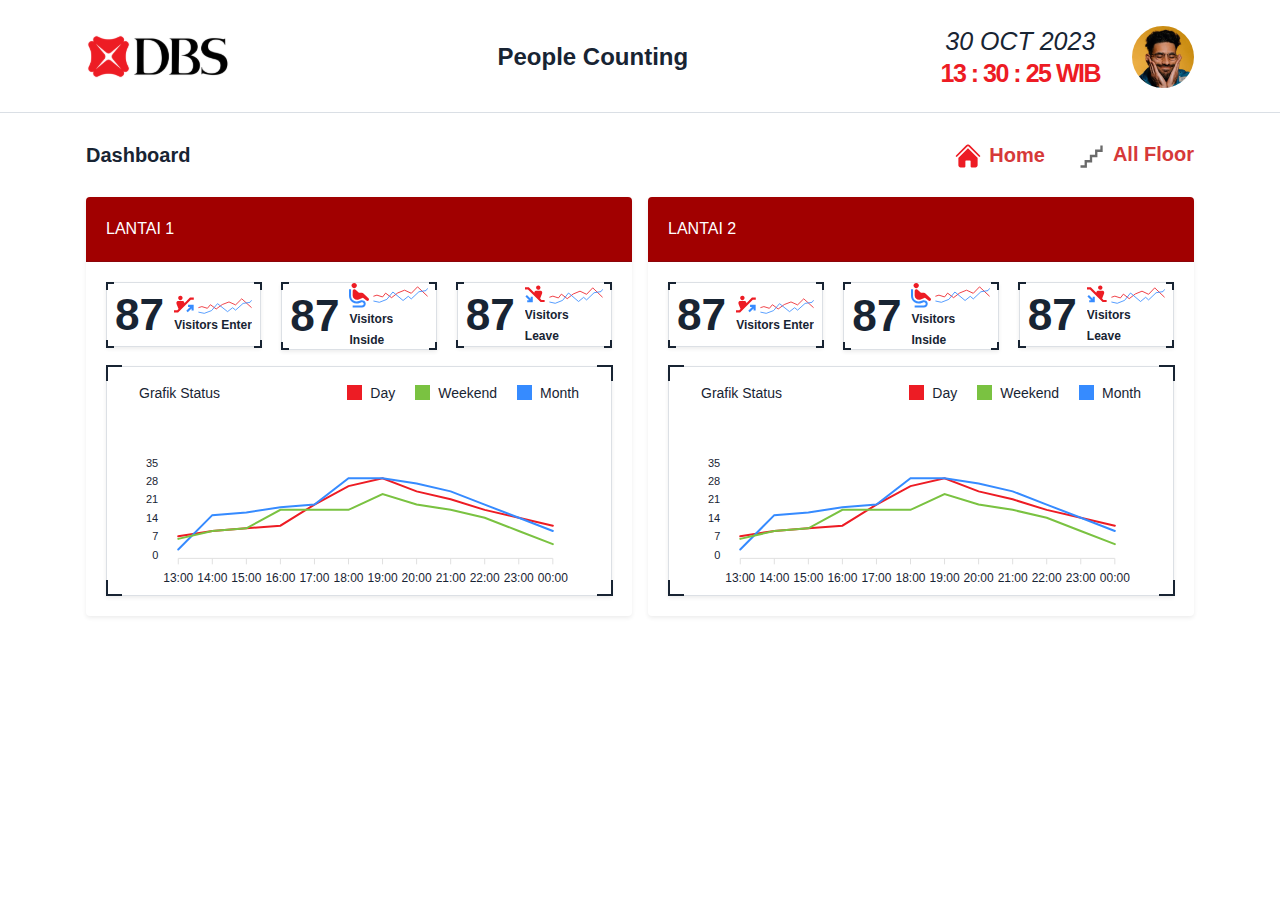
<file: floor.html>
<!DOCTYPE html>
<html lang="en">
    <head>
        <meta charset="utf-8" />
        <meta name="viewport" content="width=device-width, initial-scale=1, viewport-fit=cover" />
        <meta http-equiv="X-UA-Compatible" content="ie=edge" />
        <title>Dashboard</title>
        <!-- CSS files -->
        <link href="./dist/css/tabler.min.css?1692870487" rel="stylesheet" />
        <link href="./dist/css/tabler-flags.min.css?1692870487" rel="stylesheet" />
        <link href="./dist/css/tabler-payments.min.css?1692870487" rel="stylesheet" />
        <link href="./dist/css/tabler-vendors.min.css?1692870487" rel="stylesheet" />
        <link href="./dist/css/demo.min.css?1692870487" rel="stylesheet" />
        <link
            rel="stylesheet"
            href="https://cdnjs.cloudflare.com/ajax/libs/font-awesome/6.7.1/css/all.min.css"
            integrity="sha512-5Hs3dF2AEPkpNAR7UiOHba+lRSJNeM2ECkwxUIxC1Q/FLycGTbNapWXB4tP889k5T5Ju8fs4b1P5z/iB4nMfSQ=="
            crossorigin="anonymous"
            referrerpolicy="no-referrer"
        />
        <link rel="stylesheet" href="./local/style.css">
        <style>
            @import url('https://rsms.me/inter/inter.css');
            :root {
                --tblr-font-sans-serif: 'Inter Var', -apple-system, BlinkMacSystemFont, San Francisco, Segoe UI, Roboto, Helvetica Neue, sans-serif;
            }
            body {
                font-feature-settings: 'cv03', 'cv04', 'cv11';
            }
        </style>
    </head>
    <body style="background-color: white">
        <script src="./dist/js/demo-theme.min.js?1692870487"></script>
        <div class="page">
            <!-- Navbar -->
            <header class="navbar navbar-expand-md d-print-none">
                <div class="container-xl d-flex align-items-center">
                    <button class="navbar-toggler" type="button" data-bs-toggle="collapse" data-bs-target="#navbar-menu" aria-controls="navbar-menu" aria-expanded="false" aria-label="Toggle navigation">
                        <span class="navbar-toggler-icon"></span>
                    </button>
                    <h1 class="navbar-brand navbar-brand-autodark d-none-navbar-horizontal pe-0 pe-md-3">
                        <a href=".">
                            <img src="./LogoDBS.svg" alt="bank dbs logo" width="143" />
                        </a>
                    </h1>
                    <div class="align-items-center flex-grow-1 text-center">
                        <h1 class="mb-0">People Counting</h1>
                    </div>
                    <div class="navbar-nav flex-row order-md-last">
                        <div class="d-flex flex-column align-items-center p-0 m-0 me-5" style="gap: 0; line-height: 32px">
                            <span class="fst-italic p-0 m-0" style="font-size: 25px; letter-spacing: 0">30 OCT 2023</span>
                            <span class="fw-bold p-0 m-0" style="font-size: 25px; color: #ed1c24; letter-spacing: -1.5px">13 : 30 : 25 WIB</span>
                        </div>
                        <div class="nav-item dropdown">
                            <a href="#" class="nav-link d-flex lh-1 text-reset p-0" data-bs-toggle="dropdown" aria-label="Open user menu">
                                <img src="./assetdbs/profile.png" class="rounded-circle" style="width: 62px; height: 62px" alt="" />
                            </a>
                            <div class="dropdown-menu dropdown-menu-end mt-2 p-2">
                                <h3 class="py-1 my-1 px-2">Ahmad Refi</h3>
                                <hr class="my-1" />
                                <!-- Mengatur margin vertikal (atas dan bawah) menjadi sangat kecil -->
                                <a href="./sign-in.html" class="dropdown-item py-1 text-danger fw-bolder fs-3"><img src="./assetdbs/logout.svg" class="me-2" alt="" />Logout</a>
                                <!-- Mengatur padding vertikal pada <a> -->
                            </div>
                        </div>
                    </div>
                </div>
            </header>
            <div class="page-wrapper">
                <!-- Page header -->
                <div class="page-header d-print-none">
                    <div class="container-xl">
                        <div class="row g-2 align-items-center">
                            <div class="col">
                                <!-- Page pre-title -->
                                <h2 class="page-title">Dashboard</h2>
                            </div>
                            <!-- Page title actions -->
                            <div class="col-auto ms-auto d-print-none">
                                <div class="align-items-center d-flex gap-3">
                                    <span class="d-none align-items-center d-lg-flex me-3" >
                                        
                                        <a href="./index.html" class="fs-2 fw-bold link-danger text-decoration-none"><img src="home.svg" alt="" class="me-2"/>Home</a>
                                    </span>
                                    <span class="d-none align-items-center d-lg-flex">
                                        
                                        <a href="./floor.html" class="fs-2 fw-bold link-danger text-decoration-none"><img src="floor.svg" alt="" class="me-2" />All Floor</a>
                                    </span>
                                </div>
                            </div>
                        </div>
                    </div>
                </div>

                <!-- Page body -->
                <div class="page-body">
                    <div class="container-xl">
                        <div class="row">
                            <!-- Lantai 1 -->
                            <div class="col-md-6">
                                <div class="card border-0 shadow-sm">
                                    <div class="card-header" style="background-color: #A10000;">
                                        <h3 class="card-title text-white">LANTAI 1</h3>
                                    </div>
                                    <div class="card-body">
                                        <div class="d-lg-flex d-block" style="gap: 20px;">
                                            <div class="mb-3" style="max-width: 306px; ">
                                                <div class="px-2 position-relative shadow-sm border">
                                                    <div class="border-start border-top border-2 border-dark position-absolute w-2 h-2" style="top: -1.5px; left: -1.5px"></div>
                                                    <div class="border-start border-bottom border-2 border-dark position-absolute w-2 h-2" style="bottom: -1.5px; left: -1.5px"></div>
                                                    <div class="border-end border-top border-2 border-dark position-absolute w-2 h-2" style="top: -1.5px; right: -1.5px"></div>
                                                    <div class="border-end border-bottom border-2 border-dark position-absolute w-2 h-2" style="bottom: -1.5px; right: -1.5px"></div>
                                                    <div class="d-flex align-items-center justify-content-center">
                                                        <span class="fw-bold" style="font-size: 44.18px; margin-right: 10px">87</span>
                                                        <div class="overflow-hidden">
                                                            <div class="d-flex">
                                                                <img src="./assetdbs/visitorEnter.svg" alt="Visitor Icon" class="me-1" width="20"/>
                                                                <div class="overflow-hidden">
                                                                    <img src="./assetdbs/graphVisitor.svg" alt="Visitor Icon" class="animate-image" />
                                                                </div>
                                                            </div>
                                                            <span class="fw-bold small">Visitors Enter</span>
                                                        </div>
                                                    </div>
                                                </div>
                                            </div>
                                            <div class="mb-3" style="max-width: 306px; ">
                                                <div class="px-2 position-relative shadow-sm border">
                                                    <div class="border-start border-top border-2 border-dark position-absolute w-2 h-2" style="top: -1.5px; left: -1.5px"></div>
                                                    <div class="border-start border-bottom border-2 border-dark position-absolute w-2 h-2" style="bottom: -1.5px; left: -1.5px"></div>
                                                    <div class="border-end border-top border-2 border-dark position-absolute w-2 h-2" style="top: -1.5px; right: -1.5px"></div>
                                                    <div class="border-end border-bottom border-2 border-dark position-absolute w-2 h-2" style="bottom: -1.5px; right: -1.5px"></div>
                                                    <div class="d-flex align-items-center justify-content-center">
                                                        <span class="fw-bold" style="font-size: 44.18px; margin-right: 10px">87</span>
                                                        <div class="overflow-hidden">
                                                            <div class="d-flex">
                                                                <img src="./assetdbs/visitorInside.svg" alt="Visitor Icon" class="me-1" width="20"/>
                                                                <div class="overflow-hidden">
                                                                    <img src="./assetdbs/graphVisitor.svg" alt="Visitor Icon" class="animate-image" />
                                                                </div>
                                                            </div>
                                                            <span class="fw-bold small">Visitors Inside</span>
                                                        </div>
                                                    </div>
                                                </div>
                                            </div>
                                            <div class="mb-3" style="max-width: 306px; ">
                                                <div class="px-2 position-relative shadow-sm border">
                                                    <div class="border-start border-top border-2 border-dark position-absolute w-2 h-2" style="top: -1.5px; left: -1.5px"></div>
                                                    <div class="border-start border-bottom border-2 border-dark position-absolute w-2 h-2" style="bottom: -1.5px; left: -1.5px"></div>
                                                    <div class="border-end border-top border-2 border-dark position-absolute w-2 h-2" style="top: -1.5px; right: -1.5px"></div>
                                                    <div class="border-end border-bottom border-2 border-dark position-absolute w-2 h-2" style="bottom: -1.5px; right: -1.5px"></div>
                                                    <div class="d-flex align-items-center justify-content-center">
                                                        <span class="fw-bold" style="font-size: 44.18px; margin-right: 10px">87</span>
                                                        <div class="overflow-hidden">
                                                            <div class="d-flex">
                                                                <img src="./assetdbs/visitorLeave.svg" alt="Visitor Icon" class="me-1" width="20"/>
                                                                <div class="overflow-hidden">
                                                                    <img src="./assetdbs/graphVisitor.svg" alt="Visitor Icon" class="animate-image" />
                                                                </div>
                                                            </div>
                                                            <span class="fw-bold small">Visitors Leave</span>
                                                        </div>
                                                    </div>
                                                </div>
                                            </div>
                                        </div>


                                        <div class="px-3 px-lg-5 position-relative shadow-sm border w-100 align-items-center justify-content-center h-100">
                                            <div class="border-start border-top border-2 border-dark position-absolute w-3 h-3" style="top: -1.5px; left: -1.5px;"></div>
                                            <div class="border-start border-bottom border-2 border-dark position-absolute w-3 h-3" style="bottom: -1.5px; left: -1.5px;"></div>
                                            <div class="border-end border-top border-2 border-dark position-absolute w-3 h-3" style="top: -1.5px; right: -1.5px;"></div>
                                            <div class="border-end border-bottom border-2 border-dark position-absolute w-3 h-3" style="bottom: -1.5px; right: -1.5px;"></div>
                                    
                                            <div class="d-flex align-items-center justify-content-between mt-3 mb-5">
                                                <p class="mb-0">Grafik Status</p> <!-- Tambahkan 'mb-0' untuk menghilangkan margin bawah default -->
                                                <div class="d-xl-flex d-block align-items-center" style="gap: 20px;"> <!-- Flex container -->
                                                    <!-- Day -->
                                                    <div class="d-flex align-items-center" style="gap: 8px;">
                                                        <div style="background-color: #ed1c24; width: 15px; height: 15px;"></div>
                                                        <span>Day</span>
                                                    </div>
                                                    <!-- Weekend -->
                                                    <div class="d-flex align-items-center" style="gap: 8px;">
                                                        <div style="background-color: #7AC241; width: 15px; height: 15px;"></div>
                                                        <span>Weekend</span>
                                                    </div>
                                                    <!-- Month -->
                                                    <div class="d-flex align-items-center" style="gap: 8px;">
                                                        <div style="background-color: #368BFF; width: 15px; height: 15px;"></div>
                                                        <span>Month</span>
                                                    </div>
                                                </div>
                                            </div>
                                            
                                            <div id="chart-line-stroke" class="w-100"></div> <!-- Ensure chart container takes 100% width -->
                                        </div>
                                    
            
                                        <script>
                                            // @formatter:off
                                            document.addEventListener('DOMContentLoaded', function () {
                                                window.ApexCharts &&
                                                    new ApexCharts(document.getElementById('chart-line-stroke'), {
                                                        chart: {
                                                            type: 'line',
                                                            fontFamily: 'inherit',
                                                            height: 160,
                                                            parentHeightOffset: 0,
                                                            toolbar: {
                                                                show: false,
                                                            },
                                                            animations: {
                                                                enabled: false,
                                                            },
                                                        },
                                                        fill: {
                                                            opacity: 1,
                                                        },
                                                        stroke: {
                                                            width: 2,
                                                            lineCap: 'round',
                                                            curve: 'straight',
                                                        },
                                                        series: [
                                                            {
                                                                name: 'Day',
                                                                data: [8, 10, 11, 12, 20, 27, 30, 25, 22, 18, 15, 12],
                                                            },
                                                            {
                                                                name: 'Weekend',
                                                                data: [3, 16, 17, 19, 20, 30, 30, 28, 25, 20, 15, 10],
                                                            },
                                                            {
                                                                name: 'Mount',
                                                                data: [7, 10, 11, 18, 18, 18, 24, 20, 18, 15, 10, 5],
                                                            },
                                                        ],
                                                        tooltip: {
                                                            theme: 'dark',
                                                        },
                                                        grid: {
                                                            show: false, // Menghilangkan garis grid
                                                        },
                                                        xaxis: {
                                                            labels: {
                                                                padding: 0,
                                                            },
                                                            tooltip: {
                                                                enabled: false,
                                                            },
                                                            categories: ['13:00', '14:00', '15:00', '16:00', '17:00', '18:00', '19:00', '20:00', '21:00', '22:00', '23:00', '00:00'],
                                                        },
                                                        yaxis: {
                                                            labels: {
                                                                padding: 10, // Menyesuaikan jarak antara label dan sumbu Y
                                                            },
                                                        },
                                                        colors: ['#ED1C24', '#368BFF', '#7AC241'], // Warna garis sesuai permintaan
                                                        legend: {
                                                            show: false,
                                                        },
                                                    }).render();
                                            });
                                            // @formatter:on
                                        </script>
                                    </div>
                                </div>
                            </div>

                            <!-- Lantai 2 -->
                            <div class="col-md-6">
                                <div class="card border-0 shadow-sm">
                                    <div class="card-header" style="background-color: #A10000;">
                                        <h3 class="card-title text-white">LANTAI 2</h3>
                                    </div>
                                    <div class="card-body">
                                        <div class="d-lg-flex d-block" style="gap: 20px;">
                                            <div class="mb-3" style="max-width: 306px; ">
                                                <div class="px-2 position-relative shadow-sm border">
                                                    <div class="border-start border-top border-2 border-dark position-absolute w-2 h-2" style="top: -1.5px; left: -1.5px"></div>
                                                    <div class="border-start border-bottom border-2 border-dark position-absolute w-2 h-2" style="bottom: -1.5px; left: -1.5px"></div>
                                                    <div class="border-end border-top border-2 border-dark position-absolute w-2 h-2" style="top: -1.5px; right: -1.5px"></div>
                                                    <div class="border-end border-bottom border-2 border-dark position-absolute w-2 h-2" style="bottom: -1.5px; right: -1.5px"></div>
                                                    <div class="d-flex align-items-center justify-content-center">
                                                        <span class="fw-bold" style="font-size: 44.18px; margin-right: 10px">87</span>
                                                        <div class="overflow-hidden">
                                                            <div class="d-flex">
                                                                <img src="./assetdbs/visitorEnter.svg" alt="Visitor Icon" class="me-1" width="20"/>
                                                                <div class="overflow-hidden">
                                                                    <img src="./assetdbs/graphVisitor.svg" alt="Visitor Icon" class="animate-image" />
                                                                </div>
                                                            </div>
                                                            <span class="fw-bold small">Visitors Enter</span>
                                                        </div>
                                                    </div>
                                                </div>
                                            </div>
                                            <div class="mb-3" style="max-width: 306px; ">
                                                <div class="px-2 position-relative shadow-sm border">
                                                    <div class="border-start border-top border-2 border-dark position-absolute w-2 h-2" style="top: -1.5px; left: -1.5px"></div>
                                                    <div class="border-start border-bottom border-2 border-dark position-absolute w-2 h-2" style="bottom: -1.5px; left: -1.5px"></div>
                                                    <div class="border-end border-top border-2 border-dark position-absolute w-2 h-2" style="top: -1.5px; right: -1.5px"></div>
                                                    <div class="border-end border-bottom border-2 border-dark position-absolute w-2 h-2" style="bottom: -1.5px; right: -1.5px"></div>
                                                    <div class="d-flex align-items-center justify-content-center">
                                                        <span class="fw-bold" style="font-size: 44.18px; margin-right: 10px">87</span>
                                                        <div class="overflow-hidden">
                                                            <div class="d-flex">
                                                                <img src="./assetdbs/visitorInside.svg" alt="Visitor Icon" class="me-1" width="20"/>
                                                                <div class="overflow-hidden">
                                                                    <img src="./assetdbs/graphVisitor.svg" alt="Visitor Icon" class="animate-image" />
                                                                </div>
                                                            </div>
                                                            <span class="fw-bold small">Visitors Inside</span>
                                                        </div>
                                                    </div>
                                                </div>
                                            </div>
                                            <div class="mb-3" style="max-width: 306px; ">
                                                <div class="px-2 position-relative shadow-sm border">
                                                    <div class="border-start border-top border-2 border-dark position-absolute w-2 h-2" style="top: -1.5px; left: -1.5px"></div>
                                                    <div class="border-start border-bottom border-2 border-dark position-absolute w-2 h-2" style="bottom: -1.5px; left: -1.5px"></div>
                                                    <div class="border-end border-top border-2 border-dark position-absolute w-2 h-2" style="top: -1.5px; right: -1.5px"></div>
                                                    <div class="border-end border-bottom border-2 border-dark position-absolute w-2 h-2" style="bottom: -1.5px; right: -1.5px"></div>
                                                    <div class="d-flex align-items-center justify-content-center">
                                                        <span class="fw-bold" style="font-size: 44.18px; margin-right: 10px">87</span>
                                                        <div class="overflow-hidden">
                                                            <div class="d-flex">
                                                                <img src="./assetdbs/visitorLeave.svg" alt="Visitor Icon" class="me-1" width="20"/>
                                                                <div class="overflow-hidden">
                                                                    <img src="./assetdbs/graphVisitor.svg" alt="Visitor Icon" class="animate-image" />
                                                                </div>
                                                            </div>
                                                            <span class="fw-bold small">Visitors Leave</span>
                                                        </div>
                                                    </div>
                                                </div>
                                            </div>
                                        </div>


                                        <div class="px-3 px-lg-5 position-relative shadow-sm border w-100 align-items-center justify-content-center h-100">
                                            <div class="border-start border-top border-2 border-dark position-absolute w-3 h-3" style="top: -1.5px; left: -1.5px;"></div>
                                            <div class="border-start border-bottom border-2 border-dark position-absolute w-3 h-3" style="bottom: -1.5px; left: -1.5px;"></div>
                                            <div class="border-end border-top border-2 border-dark position-absolute w-3 h-3" style="top: -1.5px; right: -1.5px;"></div>
                                            <div class="border-end border-bottom border-2 border-dark position-absolute w-3 h-3" style="bottom: -1.5px; right: -1.5px;"></div>
                                    
                                            <div class="d-flex align-items-center justify-content-between mt-3 mb-5">
                                                <p class="mb-0">Grafik Status</p> <!-- Tambahkan 'mb-0' untuk menghilangkan margin bawah default -->
                                                <div class="d-xl-flex d-block align-items-center" style="gap: 20px;"> <!-- Flex container -->
                                                    <!-- Day -->
                                                    <div class="d-flex align-items-center" style="gap: 8px;">
                                                        <div style="background-color: #ed1c24; width: 15px; height: 15px;"></div>
                                                        <span>Day</span>
                                                    </div>
                                                    <!-- Weekend -->
                                                    <div class="d-flex align-items-center" style="gap: 8px;">
                                                        <div style="background-color: #7AC241; width: 15px; height: 15px;"></div>
                                                        <span>Weekend</span>
                                                    </div>
                                                    <!-- Month -->
                                                    <div class="d-flex align-items-center" style="gap: 8px;">
                                                        <div style="background-color: #368BFF; width: 15px; height: 15px;"></div>
                                                        <span>Month</span>
                                                    </div>
                                                </div>
                                            </div>
                                            
                                            <div id="chart-line-stroke2" class="w-100"></div> <!-- Ensure chart container takes 100% width -->
                                        </div>
                                    
            
                                        <script>
                                            // @formatter:off
                                            document.addEventListener('DOMContentLoaded', function () {
                                                window.ApexCharts &&
                                                    new ApexCharts(document.getElementById('chart-line-stroke2'), {
                                                        chart: {
                                                            type: 'line',
                                                            fontFamily: 'inherit',
                                                            height: 160,
                                                            parentHeightOffset: 0,
                                                            toolbar: {
                                                                show: false,
                                                            },
                                                            animations: {
                                                                enabled: false,
                                                            },
                                                        },
                                                        fill: {
                                                            opacity: 1,
                                                        },
                                                        stroke: {
                                                            width: 2,
                                                            lineCap: 'round',
                                                            curve: 'straight',
                                                        },
                                                        series: [
                                                            {
                                                                name: 'Day',
                                                                data: [8, 10, 11, 12, 20, 27, 30, 25, 22, 18, 15, 12],
                                                            },
                                                            {
                                                                name: 'Weekend',
                                                                data: [3, 16, 17, 19, 20, 30, 30, 28, 25, 20, 15, 10],
                                                            },
                                                            {
                                                                name: 'Mount',
                                                                data: [7, 10, 11, 18, 18, 18, 24, 20, 18, 15, 10, 5],
                                                            },
                                                        ],
                                                        tooltip: {
                                                            theme: 'dark',
                                                        },
                                                        grid: {
                                                            show: false, // Menghilangkan garis grid
                                                        },
                                                        xaxis: {
                                                            labels: {
                                                                padding: 0,
                                                            },
                                                            tooltip: {
                                                                enabled: false,
                                                            },
                                                            categories: ['13:00', '14:00', '15:00', '16:00', '17:00', '18:00', '19:00', '20:00', '21:00', '22:00', '23:00', '00:00'],
                                                        },
                                                        yaxis: {
                                                            labels: {
                                                                padding: 10, // Menyesuaikan jarak antara label dan sumbu Y
                                                            },
                                                        },
                                                        colors: ['#ED1C24', '#368BFF', '#7AC241'], // Warna garis sesuai permintaan
                                                        legend: {
                                                            show: false,
                                                        },
                                                    }).render();
                                            });
                                            // @formatter:on
                                        </script>
                                    </div>
                                </div>
                            </div>
                        </div>
                    </div>
                </div>
                <style>
                    .animate-image {
                        animation: moving-bars 2s linear;
                    }

                    @keyframes moving-bars {
                        0% {
                            transform: translateX(-100%); /* Mulai dari luar layar kiri */
                            opacity: 0; /* Mulai dari transparan */
                        }
                        30% {
                            transform: translateX(0); /* Bergerak ke posisi normal */
                            opacity: 1; /* Menjadi sepenuhnya terlihat */
                        }
                        100% {
                            transform: translateX(0); /* Tetap di posisi normal */
                            opacity: 1; /* Tetap terlihat */
                        }
                    }
                </style>
            </div>
        </div>
        <div class="modal modal-blur fade" id="modal-report" tabindex="-1" role="dialog" aria-hidden="true">
            <div class="modal-dialog modal-lg" role="document">
                <div class="modal-content">
                    <div class="modal-header">
                        <h5 class="modal-title">New report</h5>
                        <button type="button" class="btn-close" data-bs-dismiss="modal" aria-label="Close"></button>
                    </div>
                    <div class="modal-body">
                        <div class="mb-3">
                            <label class="form-label">Name</label>
                            <input type="text" class="form-control" name="example-text-input" placeholder="Your report name" />
                        </div>
                        <label class="form-label">Report type</label>
                        <div class="form-selectgroup-boxes row mb-3">
                            <div class="col-lg-6">
                                <label class="form-selectgroup-item">
                                    <input type="radio" name="report-type" value="1" class="form-selectgroup-input" checked />
                                    <span class="form-selectgroup-label d-flex align-items-center p-3">
                                        <span class="me-3">
                                            <span class="form-selectgroup-check"></span>
                                        </span>
                                        <span class="form-selectgroup-label-content">
                                            <span class="form-selectgroup-title strong mb-1">Simple</span>
                                            <span class="d-block text-secondary">Provide only basic data needed for the report</span>
                                        </span>
                                    </span>
                                </label>
                            </div>
                            <div class="col-lg-6">
                                <label class="form-selectgroup-item">
                                    <input type="radio" name="report-type" value="1" class="form-selectgroup-input" />
                                    <span class="form-selectgroup-label d-flex align-items-center p-3">
                                        <span class="me-3">
                                            <span class="form-selectgroup-check"></span>
                                        </span>
                                        <span class="form-selectgroup-label-content">
                                            <span class="form-selectgroup-title strong mb-1">Advanced</span>
                                            <span class="d-block text-secondary">Insert charts and additional advanced analyses to be inserted in the report</span>
                                        </span>
                                    </span>
                                </label>
                            </div>
                        </div>
                        <div class="row">
                            <div class="col-lg-8">
                                <div class="mb-3">
                                    <label class="form-label">Report url</label>
                                    <div class="input-group input-group-flat">
                                        <span class="input-group-text"> https://tabler.io/reports/ </span>
                                        <input type="text" class="form-control ps-0" value="report-01" autocomplete="off" />
                                    </div>
                                </div>
                            </div>
                            <div class="col-lg-4">
                                <div class="mb-3">
                                    <label class="form-label">Visibility</label>
                                    <select class="form-select">
                                        <option value="1" selected>Private</option>
                                        <option value="2">Public</option>
                                        <option value="3">Hidden</option>
                                    </select>
                                </div>
                            </div>
                        </div>
                    </div>
                    <div class="modal-body">
                        <div class="row">
                            <div class="col-lg-6">
                                <div class="mb-3">
                                    <label class="form-label">Client name</label>
                                    <input type="text" class="form-control" />
                                </div>
                            </div>
                            <div class="col-lg-6">
                                <div class="mb-3">
                                    <label class="form-label">Reporting period</label>
                                    <input type="date" class="form-control" />
                                </div>
                            </div>
                            <div class="col-lg-12">
                                <div>
                                    <label class="form-label">Additional information</label>
                                    <textarea class="form-control" rows="3"></textarea>
                                </div>
                            </div>
                        </div>
                    </div>
                    <div class="modal-footer">
                        <a href="#" class="btn btn-link link-secondary" data-bs-dismiss="modal"> Cancel </a>
                        <a href="#" class="btn btn-primary ms-auto" data-bs-dismiss="modal">
                            <!-- Download SVG icon from http://tabler-icons.io/i/plus -->
                            <svg xmlns="http://www.w3.org/2000/svg" class="icon" width="24" height="24" viewBox="0 0 24 24" stroke-width="2" stroke="currentColor" fill="none" stroke-linecap="round" stroke-linejoin="round">
                                <path stroke="none" d="M0 0h24v24H0z" fill="none" />
                                <path d="M12 5l0 14" />
                                <path d="M5 12l14 0" />
                            </svg>
                            Create new report
                        </a>
                    </div>
                </div>
            </div>
        </div>
        <!-- Libs JS -->
        <script src="./dist/libs/apexcharts/dist/apexcharts.min.js?1692870487" defer></script>
        <script src="./dist/libs/jsvectormap/dist/js/jsvectormap.min.js?1692870487" defer></script>
        <script src="./dist/libs/jsvectormap/dist/maps/world.js?1692870487" defer></script>
        <script src="./dist/libs/jsvectormap/dist/maps/world-merc.js?1692870487" defer></script>
        <!-- Tabler Core -->
        <script src="./dist/js/tabler.min.js?1692870487" defer></script>
        <script src="./dist/js/demo.min.js?1692870487" defer></script>
    </body>
</html>
</file>
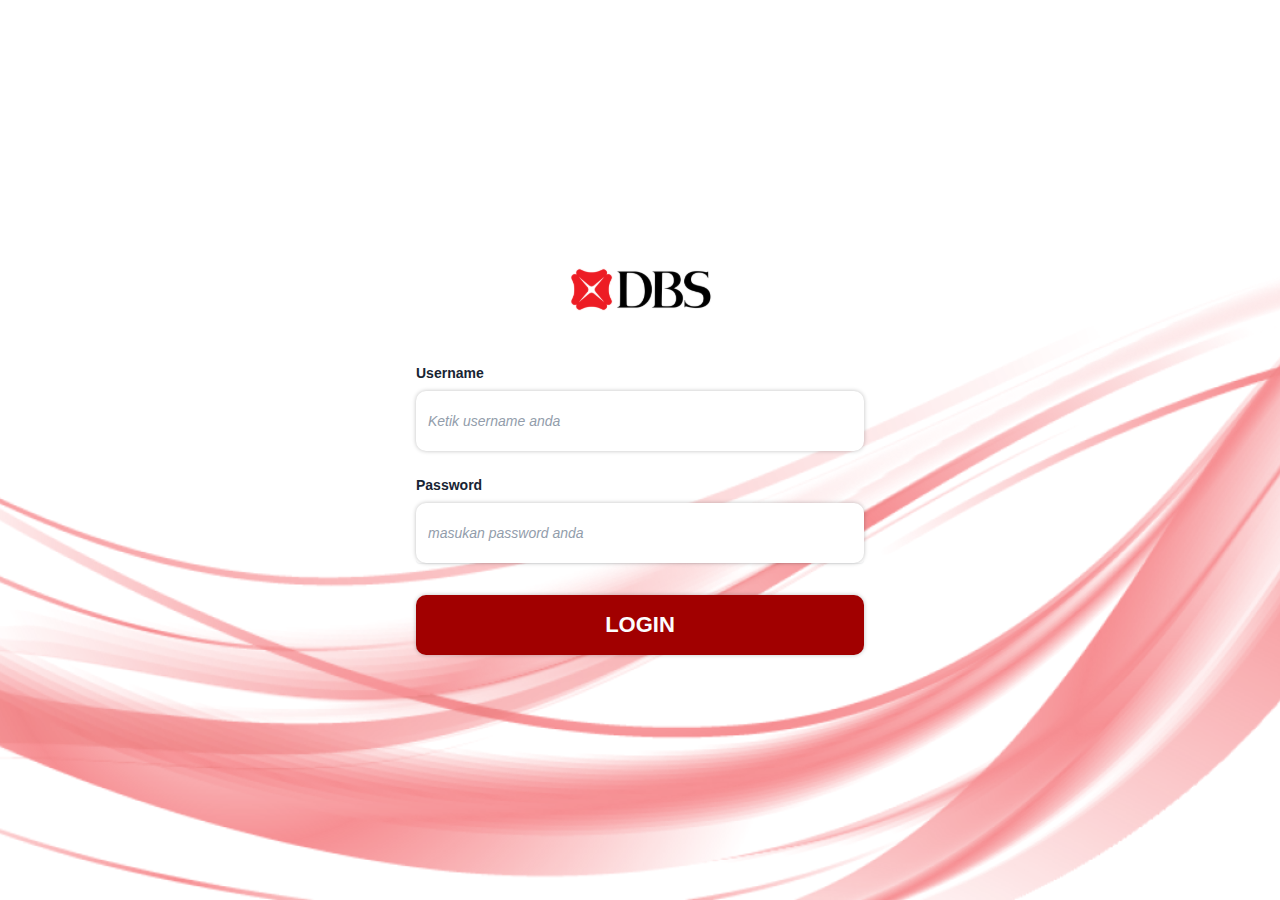
<file: sign-in.html>
<!doctype html>
<!--
* Tabler - Premium and Open Source dashboard template with responsive and high quality UI.
* @version 1.0.0-beta20
* @link https://tabler.io
* Copyright 2018-2023 The Tabler Authors
* Copyright 2018-2023 codecalm.net Paweł Kuna
* Licensed under MIT (https://github.com/tabler/tabler/blob/master/LICENSE)
-->
<html lang="en">
  <head>
    <meta charset="utf-8"/>
    <meta name="viewport" content="width=device-width, initial-scale=1, viewport-fit=cover"/>
    <meta http-equiv="X-UA-Compatible" content="ie=edge"/>
    <title>Login DBS</title>
    <!-- CSS files -->
    <link href="./dist/css/tabler.min.css?1692870487" rel="stylesheet"/>
    <link href="./dist/css/tabler-flags.min.css?1692870487" rel="stylesheet"/>
    <link href="./dist/css/tabler-payments.min.css?1692870487" rel="stylesheet"/>
    <link href="./dist/css/tabler-vendors.min.css?1692870487" rel="stylesheet"/>
    <link href="./dist/css/demo.min.css?1692870487" rel="stylesheet"/>
    <style>
      @import url('https://rsms.me/inter/inter.css');
      :root {
      	--tblr-font-sans-serif: 'Inter Var', -apple-system, BlinkMacSystemFont, San Francisco, Segoe UI, Roboto, Helvetica Neue, sans-serif;
      }
      body {
      	font-feature-settings: "cv03", "cv04", "cv11";
      }
    </style>
  </head>
  <body  class=" d-flex flex-column" style="background: url('./assetdbs/backgroundLogin.png'); background-size: cover; background-position: center; background-repeat: no-repeat;">
    <script src="./dist/js/demo-theme.min.js?1692870487"></script>
    <div class="page page-center">
      <div class="container container-tight py-4">
        <div class="text-center mb-4">
          <a href="./index.html" class="navbar-brand navbar-brand-autodark">
            <img src="./LogoDBS.svg" alt="logo bank dbs">
          </a>
        </div>
          <form class="mx-auto" style="max-width: 450px;" action="./" method="get" autocomplete="off" novalidate>
            <div class="mb-4">
              <label class="form-label fw-bold">Username</label>
              <input type="email" class="form-control border-0 mx-auto fst-italic fw-light" placeholder="Ketik username anda" autocomplete="off" style="border-radius: 10px; height: 60px; box-shadow: 0px 0px 4px rgba(0, 0, 0, 0.25);">
            </div>
            <div class="mb-2">
              <label class="form-label fw-bold">
                Password
              </label>
              <div class="input-group input-group-flat">
                <input type="password" class="form-control border-0 mx-auto fst-italic fw-light" placeholder="masukan password anda"  autocomplete="off" style="border-radius: 10px; height: 60px; box-shadow: 0px 0px 4px rgba(0, 0, 0, 0.25);">
              </div>
            </div>
            <div class="form-footer mt-5">
              <button type="submit" class="btn btn-primary w-100 fw-bolder" style="font-size: 22px; background-color: #A10000; border-radius: 10px; height: 60px; box-shadow: 0px 0px 4px rgba(0, 0, 0, 0.25);">LOGIN</button>
            </div>
          </form>
      </div>
    </div>
    <!-- Libs JS -->
    <!-- Tabler Core -->
    <script src="./dist/js/tabler.min.js?1692870487" defer></script>
    <script src="./dist/js/demo.min.js?1692870487" defer></script>
  </body>
</html>
</file>
<file: local/style.css>
body {
    background-color: white;

}

.container-fluid {
    max-width: 1340px;
    margin: 0 auto;
}

/* Navbar */
._navbar_nav > .navbar_date_time {
    gap: 0;
    line-height: 32px;
}
._navbar_nav > ._navbar_date_time span:first-child {
    font-size: 25px;
    letter-spacing: 0;
}
._navbar_nav > ._navbar_date_time span:nth-child(2) {
    font-size: 25px;
    color: #ed1c24;
    letter-spacing: -1.5px;
}
._navbar_nav > .nav-item > a > img {
    width: 62px;
    height: 62px;
}


/* Visitor Count */
._visitor_box {
    max-width: 306px;
}
._visitor_box > div > div > ._visitor_count {
    font-size: 70px;
    margin-right: 10px;
}
._visitor_animate_icon {
    animation: animate-icon 1s linear;
}
@keyframes animate-icon {
    0% {
        opacity: 0; /* Mulai dari transparan */
    }
    30% {
        opacity: 1; /* Menjadi sepenuhnya terlihat */
    }
    100% {
        opacity: 1; /* Tetap terlihat */
    }
}
._visitor_animate_graph {
    animation: moving-graph 3s linear;
}
@keyframes moving-graph {
    0% {
        transform: translateX(-100%); /* Mulai dari luar layar kiri */
        opacity: 0; /* Mulai dari transparan */
    }
    30% {
        transform: translateX(0); /* Bergerak ke posisi normal */
        opacity: 1; /* Menjadi sepenuhnya terlihat */
    }
    100% {
        transform: translateX(0); /* Tetap di posisi normal */
        opacity: 1; /* Tetap terlihat */
    }
}

/* Time & Day */
._card {
    width: 213px;
    height: 340px;
}
._card_title {
    width: fit-content;
    font-size: 18px;
    padding-bottom: 5px;
    border-bottom: 1px solid black;
}
._card_time {
    margin-top: 30px;
    margin-bottom: 20px;
    height: 42.51px;
    width: 131.43px;
}
._card_time > ._card_text {
    font-size: 22.18px;
    line-height: 20.7px;
    letter-spacing: -3%;
    padding: 0;
    margin: 0;
}
._card_text > span {
    font-size: 15.53px
}
._card_text_day > p {
    padding: 0;
    margin: 0;
    line-height: 22px;
    font-size: 22.18px
}
._card_text_day > p > span {
    font-size: 15.53px;
}

/* Statistic */
._statistic_card {
    max-width: 790px
}




/* Props */
/* Line */
._line {
    background-color: #c8c8c8;
    height: 1px;
    margin-top: 33px;
    margin-bottom: 44px;
}
/* Gap */
._custom_gap_parent {
    gap: 66px;
}
._custom_gap_child {
    gap: 25px;
}
/* Border */
.shadow-sm > ._custom_border_box:first-child {
    top: -1.5px; 
    left: -1.5px
}
.shadow-sm > ._custom_border_box:nth-child(2) {
    bottom: -1.5px; 
    left: -1.5px
}
.shadow-sm > ._custom_border_box:nth-child(3) {
    top: -1.5px; 
    right: -1.5px
}
.shadow-sm > ._custom_border_box:nth-child(4) {
    bottom: -1.5px; 
    right: -1.5px
}
</file>
<file: dist/css/tabler-flags.min.css>
/*!
* Tabler v1.0.0-beta20 (https://tabler.io)
* @version 1.0.0-beta20
* @link https://tabler.io
* Copyright 2018-2023 The Tabler Authors
* Copyright 2018-2023 codecalm.net Paweł Kuna
* Licensed under MIT (https://github.com/tabler/tabler/blob/master/LICENSE)
*/
.flag{position:relative;display:inline-block;height:2.5rem;aspect-ratio:1.33333;background:no-repeat center/cover;box-shadow:var(--tblr-box-shadow-border);border-radius:var(--tblr-border-radius);vertical-align:bottom}.flag.flag-country-np{box-shadow:none;border-radius:0}.flag-country-ad{background-image:url(../img/flags/ad.svg)}.flag-country-af{background-image:url(../img/flags/af.svg)}.flag-country-ae{background-image:url(../img/flags/ae.svg)}.flag-country-afrun{background-image:url(../img/flags/afrun.svg)}.flag-country-ag{background-image:url(../img/flags/ag.svg)}.flag-country-ai{background-image:url(../img/flags/ai.svg)}.flag-country-al{background-image:url(../img/flags/al.svg)}.flag-country-am{background-image:url(../img/flags/am.svg)}.flag-country-ams{background-image:url(../img/flags/ams.svg)}.flag-country-ao{background-image:url(../img/flags/ao.svg)}.flag-country-aq{background-image:url(../img/flags/aq.svg)}.flag-country-ar{background-image:url(../img/flags/ar.svg)}.flag-country-as{background-image:url(../img/flags/as.svg)}.flag-country-at{background-image:url(../img/flags/at.svg)}.flag-country-au{background-image:url(../img/flags/au.svg)}.flag-country-aw{background-image:url(../img/flags/aw.svg)}.flag-country-ax{background-image:url(../img/flags/ax.svg)}.flag-country-az{background-image:url(../img/flags/az.svg)}.flag-country-ba{background-image:url(../img/flags/ba.svg)}.flag-country-bb{background-image:url(../img/flags/bb.svg)}.flag-country-bd{background-image:url(../img/flags/bd.svg)}.flag-country-be{background-image:url(../img/flags/be.svg)}.flag-country-bf{background-image:url(../img/flags/bf.svg)}.flag-country-bg{background-image:url(../img/flags/bg.svg)}.flag-country-bh{background-image:url(../img/flags/bh.svg)}.flag-country-bi{background-image:url(../img/flags/bi.svg)}.flag-country-bj{background-image:url(../img/flags/bj.svg)}.flag-country-bl{background-image:url(../img/flags/bl.svg)}.flag-country-bm{background-image:url(../img/flags/bm.svg)}.flag-country-bn{background-image:url(../img/flags/bn.svg)}.flag-country-bo{background-image:url(../img/flags/bo.svg)}.flag-country-bq-bo{background-image:url(../img/flags/bq-bo.svg)}.flag-country-bq-sa{background-image:url(../img/flags/bq-sa.svg)}.flag-country-bq-se{background-image:url(../img/flags/bq-se.svg)}.flag-country-br{background-image:url(../img/flags/br.svg)}.flag-country-bs{background-image:url(../img/flags/bs.svg)}.flag-country-bt{background-image:url(../img/flags/bt.svg)}.flag-country-bv{background-image:url(../img/flags/bv.svg)}.flag-country-bw{background-image:url(../img/flags/bw.svg)}.flag-country-by{background-image:url(../img/flags/by.svg)}.flag-country-bz{background-image:url(../img/flags/bz.svg)}.flag-country-ca{background-image:url(../img/flags/ca.svg)}.flag-country-cc{background-image:url(../img/flags/cc.svg)}.flag-country-cd{background-image:url(../img/flags/cd.svg)}.flag-country-cf{background-image:url(../img/flags/cf.svg)}.flag-country-cg{background-image:url(../img/flags/cg.svg)}.flag-country-ch{background-image:url(../img/flags/ch.svg)}.flag-country-ci{background-image:url(../img/flags/ci.svg)}.flag-country-ck{background-image:url(../img/flags/ck.svg)}.flag-country-cl{background-image:url(../img/flags/cl.svg)}.flag-country-cm{background-image:url(../img/flags/cm.svg)}.flag-country-cn{background-image:url(../img/flags/cn.svg)}.flag-country-co{background-image:url(../img/flags/co.svg)}.flag-country-cr{background-image:url(../img/flags/cr.svg)}.flag-country-cu{background-image:url(../img/flags/cu.svg)}.flag-country-cv{background-image:url(../img/flags/cv.svg)}.flag-country-cw{background-image:url(../img/flags/cw.svg)}.flag-country-cx{background-image:url(../img/flags/cx.svg)}.flag-country-cy{background-image:url(../img/flags/cy.svg)}.flag-country-cz{background-image:url(../img/flags/cz.svg)}.flag-country-de{background-image:url(../img/flags/de.svg)}.flag-country-dj{background-image:url(../img/flags/dj.svg)}.flag-country-dk{background-image:url(../img/flags/dk.svg)}.flag-country-dm{background-image:url(../img/flags/dm.svg)}.flag-country-do{background-image:url(../img/flags/do.svg)}.flag-country-ec{background-image:url(../img/flags/ec.svg)}.flag-country-ee{background-image:url(../img/flags/ee.svg)}.flag-country-eg{background-image:url(../img/flags/eg.svg)}.flag-country-eh{background-image:url(../img/flags/eh.svg)}.flag-country-er{background-image:url(../img/flags/er.svg)}.flag-country-es{background-image:url(../img/flags/es.svg)}.flag-country-et{background-image:url(../img/flags/et.svg)}.flag-country-eu{background-image:url(../img/flags/eu.svg)}.flag-country-fi{background-image:url(../img/flags/fi.svg)}.flag-country-fj{background-image:url(../img/flags/fj.svg)}.flag-country-fk{background-image:url(../img/flags/fk.svg)}.flag-country-fm{background-image:url(../img/flags/fm.svg)}.flag-country-fo{background-image:url(../img/flags/fo.svg)}.flag-country-fr{background-image:url(../img/flags/fr.svg)}.flag-country-ga{background-image:url(../img/flags/ga.svg)}.flag-country-gb-eng{background-image:url(../img/flags/gb-eng.svg)}.flag-country-gb-sct{background-image:url(../img/flags/gb-sct.svg)}.flag-country-gb{background-image:url(../img/flags/gb.svg)}.flag-country-gb-wls{background-image:url(../img/flags/gb-wls.svg)}.flag-country-gb-nir{background-image:url(../img/flags/gb-nir.svg)}.flag-country-gd{background-image:url(../img/flags/gd.svg)}.flag-country-ge{background-image:url(../img/flags/ge.svg)}.flag-country-gf{background-image:url(../img/flags/gf.svg)}.flag-country-gg{background-image:url(../img/flags/gg.svg)}.flag-country-gh{background-image:url(../img/flags/gh.svg)}.flag-country-gi{background-image:url(../img/flags/gi.svg)}.flag-country-gl{background-image:url(../img/flags/gl.svg)}.flag-country-gm{background-image:url(../img/flags/gm.svg)}.flag-country-gn{background-image:url(../img/flags/gn.svg)}.flag-country-gp{background-image:url(../img/flags/gp.svg)}.flag-country-gq{background-image:url(../img/flags/gq.svg)}.flag-country-gr{background-image:url(../img/flags/gr.svg)}.flag-country-gs{background-image:url(../img/flags/gs.svg)}.flag-country-gt{background-image:url(../img/flags/gt.svg)}.flag-country-gu{background-image:url(../img/flags/gu.svg)}.flag-country-gw{background-image:url(../img/flags/gw.svg)}.flag-country-gy{background-image:url(../img/flags/gy.svg)}.flag-country-hk{background-image:url(../img/flags/hk.svg)}.flag-country-hm{background-image:url(../img/flags/hm.svg)}.flag-country-hn{background-image:url(../img/flags/hn.svg)}.flag-country-hr{background-image:url(../img/flags/hr.svg)}.flag-country-ht{background-image:url(../img/flags/ht.svg)}.flag-country-hu{background-image:url(../img/flags/hu.svg)}.flag-country-id{background-image:url(../img/flags/id.svg)}.flag-country-ie{background-image:url(../img/flags/ie.svg)}.flag-country-il{background-image:url(../img/flags/il.svg)}.flag-country-im{background-image:url(../img/flags/im.svg)}.flag-country-in{background-image:url(../img/flags/in.svg)}.flag-country-io{background-image:url(../img/flags/io.svg)}.flag-country-iq{background-image:url(../img/flags/iq.svg)}.flag-country-ir{background-image:url(../img/flags/ir.svg)}.flag-country-is{background-image:url(../img/flags/is.svg)}.flag-country-it{background-image:url(../img/flags/it.svg)}.flag-country-je{background-image:url(../img/flags/je.svg)}.flag-country-jm{background-image:url(../img/flags/jm.svg)}.flag-country-jo{background-image:url(../img/flags/jo.svg)}.flag-country-jp{background-image:url(../img/flags/jp.svg)}.flag-country-ke{background-image:url(../img/flags/ke.svg)}.flag-country-kg{background-image:url(../img/flags/kg.svg)}.flag-country-kh{background-image:url(../img/flags/kh.svg)}.flag-country-ki{background-image:url(../img/flags/ki.svg)}.flag-country-km{background-image:url(../img/flags/km.svg)}.flag-country-kn-sk{background-image:url(../img/flags/kn-sk.svg)}.flag-country-kp{background-image:url(../img/flags/kp.svg)}.flag-country-kr{background-image:url(../img/flags/kr.svg)}.flag-country-kw{background-image:url(../img/flags/kw.svg)}.flag-country-ky{background-image:url(../img/flags/ky.svg)}.flag-country-kz{background-image:url(../img/flags/kz.svg)}.flag-country-la{background-image:url(../img/flags/la.svg)}.flag-country-lb{background-image:url(../img/flags/lb.svg)}.flag-country-lc{background-image:url(../img/flags/lc.svg)}.flag-country-li{background-image:url(../img/flags/li.svg)}.flag-country-lk{background-image:url(../img/flags/lk.svg)}.flag-country-lr{background-image:url(../img/flags/lr.svg)}.flag-country-ls{background-image:url(../img/flags/ls.svg)}.flag-country-lt{background-image:url(../img/flags/lt.svg)}.flag-country-lu{background-image:url(../img/flags/lu.svg)}.flag-country-lv{background-image:url(../img/flags/lv.svg)}.flag-country-ly{background-image:url(../img/flags/ly.svg)}.flag-country-ma{background-image:url(../img/flags/ma.svg)}.flag-country-mc{background-image:url(../img/flags/mc.svg)}.flag-country-md{background-image:url(../img/flags/md.svg)}.flag-country-me{background-image:url(../img/flags/me.svg)}.flag-country-mf{background-image:url(../img/flags/mf.svg)}.flag-country-mg{background-image:url(../img/flags/mg.svg)}.flag-country-mh{background-image:url(../img/flags/mh.svg)}.flag-country-mk{background-image:url(../img/flags/mk.svg)}.flag-country-ml{background-image:url(../img/flags/ml.svg)}.flag-country-mm{background-image:url(../img/flags/mm.svg)}.flag-country-mn{background-image:url(../img/flags/mn.svg)}.flag-country-mo{background-image:url(../img/flags/mo.svg)}.flag-country-mp{background-image:url(../img/flags/mp.svg)}.flag-country-mq{background-image:url(../img/flags/mq.svg)}.flag-country-mr{background-image:url(../img/flags/mr.svg)}.flag-country-ms{background-image:url(../img/flags/ms.svg)}.flag-country-mt{background-image:url(../img/flags/mt.svg)}.flag-country-mu{background-image:url(../img/flags/mu.svg)}.flag-country-mv{background-image:url(../img/flags/mv.svg)}.flag-country-mw{background-image:url(../img/flags/mw.svg)}.flag-country-mx{background-image:url(../img/flags/mx.svg)}.flag-country-my{background-image:url(../img/flags/my.svg)}.flag-country-mz{background-image:url(../img/flags/mz.svg)}.flag-country-na{background-image:url(../img/flags/na.svg)}.flag-country-nc{background-image:url(../img/flags/nc.svg)}.flag-country-ne{background-image:url(../img/flags/ne.svg)}.flag-country-nf{background-image:url(../img/flags/nf.svg)}.flag-country-ng{background-image:url(../img/flags/ng.svg)}.flag-country-ni{background-image:url(../img/flags/ni.svg)}.flag-country-nl{background-image:url(../img/flags/nl.svg)}.flag-country-no{background-image:url(../img/flags/no.svg)}.flag-country-np{background-image:url(../img/flags/np.svg)}.flag-country-nr{background-image:url(../img/flags/nr.svg)}.flag-country-nu{background-image:url(../img/flags/nu.svg)}.flag-country-nz{background-image:url(../img/flags/nz.svg)}.flag-country-om{background-image:url(../img/flags/om.svg)}.flag-country-pa{background-image:url(../img/flags/pa.svg)}.flag-country-pe{background-image:url(../img/flags/pe.svg)}.flag-country-pf{background-image:url(../img/flags/pf.svg)}.flag-country-pg{background-image:url(../img/flags/pg.svg)}.flag-country-ph{background-image:url(../img/flags/ph.svg)}.flag-country-pk{background-image:url(../img/flags/pk.svg)}.flag-country-pl{background-image:url(../img/flags/pl.svg)}.flag-country-pm{background-image:url(../img/flags/pm.svg)}.flag-country-pn{background-image:url(../img/flags/pn.svg)}.flag-country-pr{background-image:url(../img/flags/pr.svg)}.flag-country-ps{background-image:url(../img/flags/ps.svg)}.flag-country-pt{background-image:url(../img/flags/pt.svg)}.flag-country-pw{background-image:url(../img/flags/pw.svg)}.flag-country-py{background-image:url(../img/flags/py.svg)}.flag-country-qa{background-image:url(../img/flags/qa.svg)}.flag-country-rainbow{background-image:url(../img/flags/rainbow.svg)}.flag-country-re{background-image:url(../img/flags/re.svg)}.flag-country-ro{background-image:url(../img/flags/ro.svg)}.flag-country-rs{background-image:url(../img/flags/rs.svg)}.flag-country-ru{background-image:url(../img/flags/ru.svg)}.flag-country-rw{background-image:url(../img/flags/rw.svg)}.flag-country-sa{background-image:url(../img/flags/sa.svg)}.flag-country-sb{background-image:url(../img/flags/sb.svg)}.flag-country-sc{background-image:url(../img/flags/sc.svg)}.flag-country-sd{background-image:url(../img/flags/sd.svg)}.flag-country-se{background-image:url(../img/flags/se.svg)}.flag-country-sg{background-image:url(../img/flags/sg.svg)}.flag-country-sh{background-image:url(../img/flags/sh.svg)}.flag-country-si{background-image:url(../img/flags/si.svg)}.flag-country-sj{background-image:url(../img/flags/sj.svg)}.flag-country-sk{background-image:url(../img/flags/sk.svg)}.flag-country-sl{background-image:url(../img/flags/sl.svg)}.flag-country-sm{background-image:url(../img/flags/sm.svg)}.flag-country-sn{background-image:url(../img/flags/sn.svg)}.flag-country-so{background-image:url(../img/flags/so.svg)}.flag-country-sr{background-image:url(../img/flags/sr.svg)}.flag-country-ss{background-image:url(../img/flags/ss.svg)}.flag-country-st{background-image:url(../img/flags/st.svg)}.flag-country-sv{background-image:url(../img/flags/sv.svg)}.flag-country-sx{background-image:url(../img/flags/sx.svg)}.flag-country-sy{background-image:url(../img/flags/sy.svg)}.flag-country-sz{background-image:url(../img/flags/sz.svg)}.flag-country-tc{background-image:url(../img/flags/tc.svg)}.flag-country-td{background-image:url(../img/flags/td.svg)}.flag-country-tf{background-image:url(../img/flags/tf.svg)}.flag-country-tg{background-image:url(../img/flags/tg.svg)}.flag-country-th{background-image:url(../img/flags/th.svg)}.flag-country-tj{background-image:url(../img/flags/tj.svg)}.flag-country-tk{background-image:url(../img/flags/tk.svg)}.flag-country-tl{background-image:url(../img/flags/tl.svg)}.flag-country-tm{background-image:url(../img/flags/tm.svg)}.flag-country-tn{background-image:url(../img/flags/tn.svg)}.flag-country-to{background-image:url(../img/flags/to.svg)}.flag-country-tr{background-image:url(../img/flags/tr.svg)}.flag-country-tt{background-image:url(../img/flags/tt.svg)}.flag-country-tv{background-image:url(../img/flags/tv.svg)}.flag-country-tw{background-image:url(../img/flags/tw.svg)}.flag-country-tz{background-image:url(../img/flags/tz.svg)}.flag-country-ua{background-image:url(../img/flags/ua.svg)}.flag-country-ug{background-image:url(../img/flags/ug.svg)}.flag-country-um{background-image:url(../img/flags/um.svg)}.flag-country-unasur{background-image:url(../img/flags/unasur.svg)}.flag-country-us{background-image:url(../img/flags/us.svg)}.flag-country-uy{background-image:url(../img/flags/uy.svg)}.flag-country-uz{background-image:url(../img/flags/uz.svg)}.flag-country-va{background-image:url(../img/flags/va.svg)}.flag-country-vc{background-image:url(../img/flags/vc.svg)}.flag-country-ve{background-image:url(../img/flags/ve.svg)}.flag-country-vg{background-image:url(../img/flags/vg.svg)}.flag-country-vi{background-image:url(../img/flags/vi.svg)}.flag-country-vn{background-image:url(../img/flags/vn.svg)}.flag-country-vu{background-image:url(../img/flags/vu.svg)}.flag-country-wf{background-image:url(../img/flags/wf.svg)}.flag-country-ws{background-image:url(../img/flags/ws.svg)}.flag-country-ye{background-image:url(../img/flags/ye.svg)}.flag-country-za{background-image:url(../img/flags/za.svg)}.flag-country-zm{background-image:url(../img/flags/zm.svg)}.flag-country-zw{background-image:url(../img/flags/zw.svg)}.flag-xxs{height:1rem}.flag-xs{height:1.25rem}.flag-sm{height:2rem}.flag-md{height:2.5rem}.flag-lg{height:3rem}.flag-xl{height:5rem}.flag-2xl{height:7rem}
</file>
<file: dist/css/tabler-payments.min.css>
/*!
* Tabler v1.0.0-beta20 (https://tabler.io)
* @version 1.0.0-beta20
* @link https://tabler.io
* Copyright 2018-2023 The Tabler Authors
* Copyright 2018-2023 codecalm.net Paweł Kuna
* Licensed under MIT (https://github.com/tabler/tabler/blob/master/LICENSE)
*/
.payment{height:2.5rem;aspect-ratio:1.66666;display:inline-block;background:no-repeat center/100% 100%;vertical-align:bottom;font-style:normal;box-shadow:0 0 1px 1px rgba(0,0,0,.1);border-radius:2px}.payment-provider-2checkout{background-image:url(../img/payments/2checkout.svg)}.payment-provider-2checkout-dark{background-image:url(../img/payments/2checkout-dark.svg)}.payment-provider-alipay{background-image:url(../img/payments/alipay.svg)}.payment-provider-alipay-dark{background-image:url(../img/payments/alipay-dark.svg)}.payment-provider-amazon{background-image:url(../img/payments/amazon.svg)}.payment-provider-amazon-dark{background-image:url(../img/payments/amazon-dark.svg)}.payment-provider-americanexpress{background-image:url(../img/payments/americanexpress.svg)}.payment-provider-americanexpress-dark{background-image:url(../img/payments/americanexpress-dark.svg)}.payment-provider-applepay{background-image:url(../img/payments/applepay.svg)}.payment-provider-applepay-dark{background-image:url(../img/payments/applepay-dark.svg)}.payment-provider-bancontact{background-image:url(../img/payments/bancontact.svg)}.payment-provider-bancontact-dark{background-image:url(../img/payments/bancontact-dark.svg)}.payment-provider-bitcoin{background-image:url(../img/payments/bitcoin.svg)}.payment-provider-bitcoin-dark{background-image:url(../img/payments/bitcoin-dark.svg)}.payment-provider-bitpay{background-image:url(../img/payments/bitpay.svg)}.payment-provider-bitpay-dark{background-image:url(../img/payments/bitpay-dark.svg)}.payment-provider-blik{background-image:url(../img/payments/blik.svg)}.payment-provider-blik-dark{background-image:url(../img/payments/blik-dark.svg)}.payment-provider-cirrus{background-image:url(../img/payments/cirrus.svg)}.payment-provider-cirrus-dark{background-image:url(../img/payments/cirrus-dark.svg)}.payment-provider-clickandbuy{background-image:url(../img/payments/clickandbuy.svg)}.payment-provider-clickandbuy-dark{background-image:url(../img/payments/clickandbuy-dark.svg)}.payment-provider-coinkite{background-image:url(../img/payments/coinkite.svg)}.payment-provider-coinkite-dark{background-image:url(../img/payments/coinkite-dark.svg)}.payment-provider-dinersclub{background-image:url(../img/payments/dinersclub.svg)}.payment-provider-dinersclub-dark{background-image:url(../img/payments/dinersclub-dark.svg)}.payment-provider-directdebit{background-image:url(../img/payments/directdebit.svg)}.payment-provider-directdebit-dark{background-image:url(../img/payments/directdebit-dark.svg)}.payment-provider-discover{background-image:url(../img/payments/discover.svg)}.payment-provider-discover-dark{background-image:url(../img/payments/discover-dark.svg)}.payment-provider-dotpay{background-image:url(../img/payments/dotpay.svg)}.payment-provider-dotpay-dark{background-image:url(../img/payments/dotpay-dark.svg)}.payment-provider-dwolla{background-image:url(../img/payments/dwolla.svg)}.payment-provider-dwolla-dark{background-image:url(../img/payments/dwolla-dark.svg)}.payment-provider-ebay{background-image:url(../img/payments/ebay.svg)}.payment-provider-ebay-dark{background-image:url(../img/payments/ebay-dark.svg)}.payment-provider-epayco{background-image:url(../img/payments/epayco.svg)}.payment-provider-epayco-dark{background-image:url(../img/payments/epayco-dark.svg)}.payment-provider-eway{background-image:url(../img/payments/eway.svg)}.payment-provider-eway-dark{background-image:url(../img/payments/eway-dark.svg)}.payment-provider-giropay{background-image:url(../img/payments/giropay.svg)}.payment-provider-giropay-dark{background-image:url(../img/payments/giropay-dark.svg)}.payment-provider-googlewallet{background-image:url(../img/payments/googlewallet.svg)}.payment-provider-googlewallet-dark{background-image:url(../img/payments/googlewallet-dark.svg)}.payment-provider-ingenico{background-image:url(../img/payments/ingenico.svg)}.payment-provider-ingenico-dark{background-image:url(../img/payments/ingenico-dark.svg)}.payment-provider-jcb{background-image:url(../img/payments/jcb.svg)}.payment-provider-jcb-dark{background-image:url(../img/payments/jcb-dark.svg)}.payment-provider-klarna{background-image:url(../img/payments/klarna.svg)}.payment-provider-klarna-dark{background-image:url(../img/payments/klarna-dark.svg)}.payment-provider-laser{background-image:url(../img/payments/laser.svg)}.payment-provider-laser-dark{background-image:url(../img/payments/laser-dark.svg)}.payment-provider-maestro{background-image:url(../img/payments/maestro.svg)}.payment-provider-maestro-dark{background-image:url(../img/payments/maestro-dark.svg)}.payment-provider-mastercard{background-image:url(../img/payments/mastercard.svg)}.payment-provider-mastercard-dark{background-image:url(../img/payments/mastercard-dark.svg)}.payment-provider-mir{background-image:url(../img/payments/mir.svg)}.payment-provider-mir-dark{background-image:url(../img/payments/mir-dark.svg)}.payment-provider-monero{background-image:url(../img/payments/monero.svg)}.payment-provider-monero-dark{background-image:url(../img/payments/monero-dark.svg)}.payment-provider-neteller{background-image:url(../img/payments/neteller.svg)}.payment-provider-neteller-dark{background-image:url(../img/payments/neteller-dark.svg)}.payment-provider-ogone{background-image:url(../img/payments/ogone.svg)}.payment-provider-ogone-dark{background-image:url(../img/payments/ogone-dark.svg)}.payment-provider-okpay{background-image:url(../img/payments/okpay.svg)}.payment-provider-okpay-dark{background-image:url(../img/payments/okpay-dark.svg)}.payment-provider-paybox{background-image:url(../img/payments/paybox.svg)}.payment-provider-paybox-dark{background-image:url(../img/payments/paybox-dark.svg)}.payment-provider-paymill{background-image:url(../img/payments/paymill.svg)}.payment-provider-paymill-dark{background-image:url(../img/payments/paymill-dark.svg)}.payment-provider-payone{background-image:url(../img/payments/payone.svg)}.payment-provider-payone-dark{background-image:url(../img/payments/payone-dark.svg)}.payment-provider-payoneer{background-image:url(../img/payments/payoneer.svg)}.payment-provider-payoneer-dark{background-image:url(../img/payments/payoneer-dark.svg)}.payment-provider-paypal{background-image:url(../img/payments/paypal.svg)}.payment-provider-paypal-dark{background-image:url(../img/payments/paypal-dark.svg)}.payment-provider-paysafecard{background-image:url(../img/payments/paysafecard.svg)}.payment-provider-paysafecard-dark{background-image:url(../img/payments/paysafecard-dark.svg)}.payment-provider-payu{background-image:url(../img/payments/payu.svg)}.payment-provider-payu-dark{background-image:url(../img/payments/payu-dark.svg)}.payment-provider-payza{background-image:url(../img/payments/payza.svg)}.payment-provider-payza-dark{background-image:url(../img/payments/payza-dark.svg)}.payment-provider-przelewy24{background-image:url(../img/payments/przelewy24.svg)}.payment-provider-przelewy24-dark{background-image:url(../img/payments/przelewy24-dark.svg)}.payment-provider-ripple{background-image:url(../img/payments/ripple.svg)}.payment-provider-ripple-dark{background-image:url(../img/payments/ripple-dark.svg)}.payment-provider-sage{background-image:url(../img/payments/sage.svg)}.payment-provider-sage-dark{background-image:url(../img/payments/sage-dark.svg)}.payment-provider-sepa{background-image:url(../img/payments/sepa.svg)}.payment-provider-sepa-dark{background-image:url(../img/payments/sepa-dark.svg)}.payment-provider-shopify{background-image:url(../img/payments/shopify.svg)}.payment-provider-shopify-dark{background-image:url(../img/payments/shopify-dark.svg)}.payment-provider-skrill{background-image:url(../img/payments/skrill.svg)}.payment-provider-skrill-dark{background-image:url(../img/payments/skrill-dark.svg)}.payment-provider-solo{background-image:url(../img/payments/solo.svg)}.payment-provider-solo-dark{background-image:url(../img/payments/solo-dark.svg)}.payment-provider-square{background-image:url(../img/payments/square.svg)}.payment-provider-square-dark{background-image:url(../img/payments/square-dark.svg)}.payment-provider-stripe{background-image:url(../img/payments/stripe.svg)}.payment-provider-stripe-dark{background-image:url(../img/payments/stripe-dark.svg)}.payment-provider-switch{background-image:url(../img/payments/switch.svg)}.payment-provider-switch-dark{background-image:url(../img/payments/switch-dark.svg)}.payment-provider-tpay{background-image:url(../img/payments/tpay.svg)}.payment-provider-tpay-dark{background-image:url(../img/payments/tpay-dark.svg)}.payment-provider-ukash{background-image:url(../img/payments/ukash.svg)}.payment-provider-ukash-dark{background-image:url(../img/payments/ukash-dark.svg)}.payment-provider-unionpay{background-image:url(../img/payments/unionpay.svg)}.payment-provider-unionpay-dark{background-image:url(../img/payments/unionpay-dark.svg)}.payment-provider-verifone{background-image:url(../img/payments/verifone.svg)}.payment-provider-verifone-dark{background-image:url(../img/payments/verifone-dark.svg)}.payment-provider-verisign{background-image:url(../img/payments/verisign.svg)}.payment-provider-verisign-dark{background-image:url(../img/payments/verisign-dark.svg)}.payment-provider-visa{background-image:url(../img/payments/visa.svg)}.payment-provider-visa-dark{background-image:url(../img/payments/visa-dark.svg)}.payment-provider-webmoney{background-image:url(../img/payments/webmoney.svg)}.payment-provider-webmoney-dark{background-image:url(../img/payments/webmoney-dark.svg)}.payment-provider-westernunion{background-image:url(../img/payments/westernunion.svg)}.payment-provider-westernunion-dark{background-image:url(../img/payments/westernunion-dark.svg)}.payment-provider-worldpay{background-image:url(../img/payments/worldpay.svg)}.payment-provider-worldpay-dark{background-image:url(../img/payments/worldpay-dark.svg)}.payment-xxs{height:1rem}.payment-xs{height:1.25rem}.payment-sm{height:2rem}.payment-md{height:2.5rem}.payment-lg{height:3rem}.payment-xl{height:5rem}.payment-2xl{height:7rem}
</file>
<file: dist/css/demo.min.css>
/*!
* Tabler v1.0.0-beta20 (https://tabler.io)
* @version 1.0.0-beta20
* @link https://tabler.io
* Copyright 2018-2023 The Tabler Authors
* Copyright 2018-2023 codecalm.net Paweł Kuna
* Licensed under MIT (https://github.com/tabler/tabler/blob/master/LICENSE)
*/
.highlight pre,pre.highlight{max-height:30rem;margin:1.5rem 0;overflow:auto;border-radius:var(--tblr-border-radius)}.highlight pre,pre.highlight{scrollbar-color:rgba(var(--tblr-scrollbar-color,var(--tblr-body-color-rgb)),.16) transparent}.highlight pre::-webkit-scrollbar,pre.highlight::-webkit-scrollbar{width:1rem;height:1rem;-webkit-transition:background .3s;transition:background .3s}@media (prefers-reduced-motion:reduce){.highlight pre::-webkit-scrollbar,pre.highlight::-webkit-scrollbar{-webkit-transition:none;transition:none}}.highlight pre::-webkit-scrollbar-thumb,pre.highlight::-webkit-scrollbar-thumb{border-radius:1rem;border:5px solid transparent;box-shadow:inset 0 0 0 1rem rgba(var(--tblr-scrollbar-color,var(--tblr-body-color-rgb)),.16)}.highlight pre::-webkit-scrollbar-track,pre.highlight::-webkit-scrollbar-track{background:0 0}.highlight pre:hover::-webkit-scrollbar-thumb,pre.highlight:hover::-webkit-scrollbar-thumb{box-shadow:inset 0 0 0 1rem rgba(var(--tblr-scrollbar-color,var(--tblr-body-color-rgb)),.32)}.highlight pre::-webkit-scrollbar-corner,pre.highlight::-webkit-scrollbar-corner{background:0 0}.highlight{margin:0}.highlight code>*{margin:0!important;padding:0!important}.highlight .c,.highlight .c1{color:#a0aec0}.highlight .nc,.highlight .nt,.highlight .nx{color:#ff8383}.highlight .na,.highlight .p{color:#ffe484}.highlight .dl,.highlight .s,.highlight .s2{color:#b5f4a5}.highlight .k{color:#93ddfd}.highlight .mi,.highlight .s1{color:#d9a9ff}.example{padding:2rem;margin:1rem 0 2rem;border:var(--tblr-border-width) var(--tblr-border-style) var(--tblr-border-color);border-radius:3px 3px 0 0;position:relative;min-height:12rem;display:flex;align-items:center;overflow-x:auto}.example-centered{justify-content:center}.example-centered .example-content{flex:0 auto}.example-content{font-size:.875rem;line-height:1.4285714286;color:var(--tblr-body-color);flex:1;max-width:100%}.example-content .page-header{margin-bottom:0}.example-bg{background:#f6f8fb}.example-code{margin:2rem 0;border:var(--tblr-border-width) var(--tblr-border-style) var(--tblr-border-color);border-top:none}.example-code pre{margin:0;border:0;border-radius:0 0 3px 3px}.example+.example-code{margin-top:-2rem}.example-column{margin:0 auto}.example-column>.card:last-of-type{margin-bottom:0}.example-column-1{max-width:26rem}.example-column-2{max-width:52rem}.example-modal-backdrop{background:#182433;opacity:.24;position:absolute;width:100%;left:0;top:0;height:100%;border-radius:2px 2px 0 0}.card-sponsor{background:var(--tblr-primary-lt) no-repeat center/100% 100%;border-color:var(--tblr-primary);min-height:316px}.dropdown-menu-demo{display:inline-block;width:100%;position:relative;top:0;margin-bottom:1rem!important}.demo-icon-preview{position:-webkit-sticky;position:sticky;top:0}.demo-icon-preview i,.demo-icon-preview svg{width:15rem;height:15rem;font-size:15rem;stroke-width:1.5;margin:0 auto;display:block}@media (max-width:575.98px){.demo-icon-preview i,.demo-icon-preview svg{width:10rem;height:10rem;font-size:10rem}}.demo-icon-preview-icon pre{margin:0;-webkit-user-select:all;-moz-user-select:all;user-select:all}.demo-dividers>p{opacity:.2;-webkit-user-select:none;-moz-user-select:none;-ms-user-select:none;user-select:none}.demo-icons-list{display:flex;flex-wrap:wrap;padding:0;margin:0 -2px -1px 0;list-style:none}.demo-icons-list>*{flex:1 0 4rem}.demo-icons-list-wrap{overflow:hidden}.demo-icons-list-item{display:flex;flex-direction:column;align-items:center;justify-content:center;aspect-ratio:1;text-align:center;padding:.5rem;border-right:var(--tblr-border-width) var(--tblr-border-style) var(--tblr-border-color);border-bottom:var(--tblr-border-width) var(--tblr-border-style) var(--tblr-border-color);color:inherit;cursor:pointer}.demo-icons-list-item .icon{width:1.5rem;height:1.5rem;font-size:1.5rem}.demo-icons-list-item:hover{text-decoration:none}.settings-btn{position:fixed;right:-1px;top:10rem;border-top-right-radius:0;border-bottom-right-radius:0;box-shadow:rgba(var(--tblr-body-color-rgb),.04) 0 2px 4px 0}.settings-scheme{display:inline-block;border-radius:50%;height:3rem;width:3rem;position:relative;border:var(--tblr-border-width) var(--tblr-border-style) var(--tblr-border-color);box-shadow:rgba(var(--tblr-body-color-rgb),.04) 0 2px 4px 0}.settings-scheme-light{background:linear-gradient(135deg,#fff 50%,#fcfdfe 50%)}.settings-scheme-mixed{background-image:linear-gradient(135deg,#182433 50%,#fff 50%)}.settings-scheme-transparent{background:#fcfdfe}.settings-scheme-dark{background:#182433}.settings-scheme-colored{background-image:linear-gradient(135deg,var(--tblr-primary) 50%,#fcfdfe 50%)}
</file>
